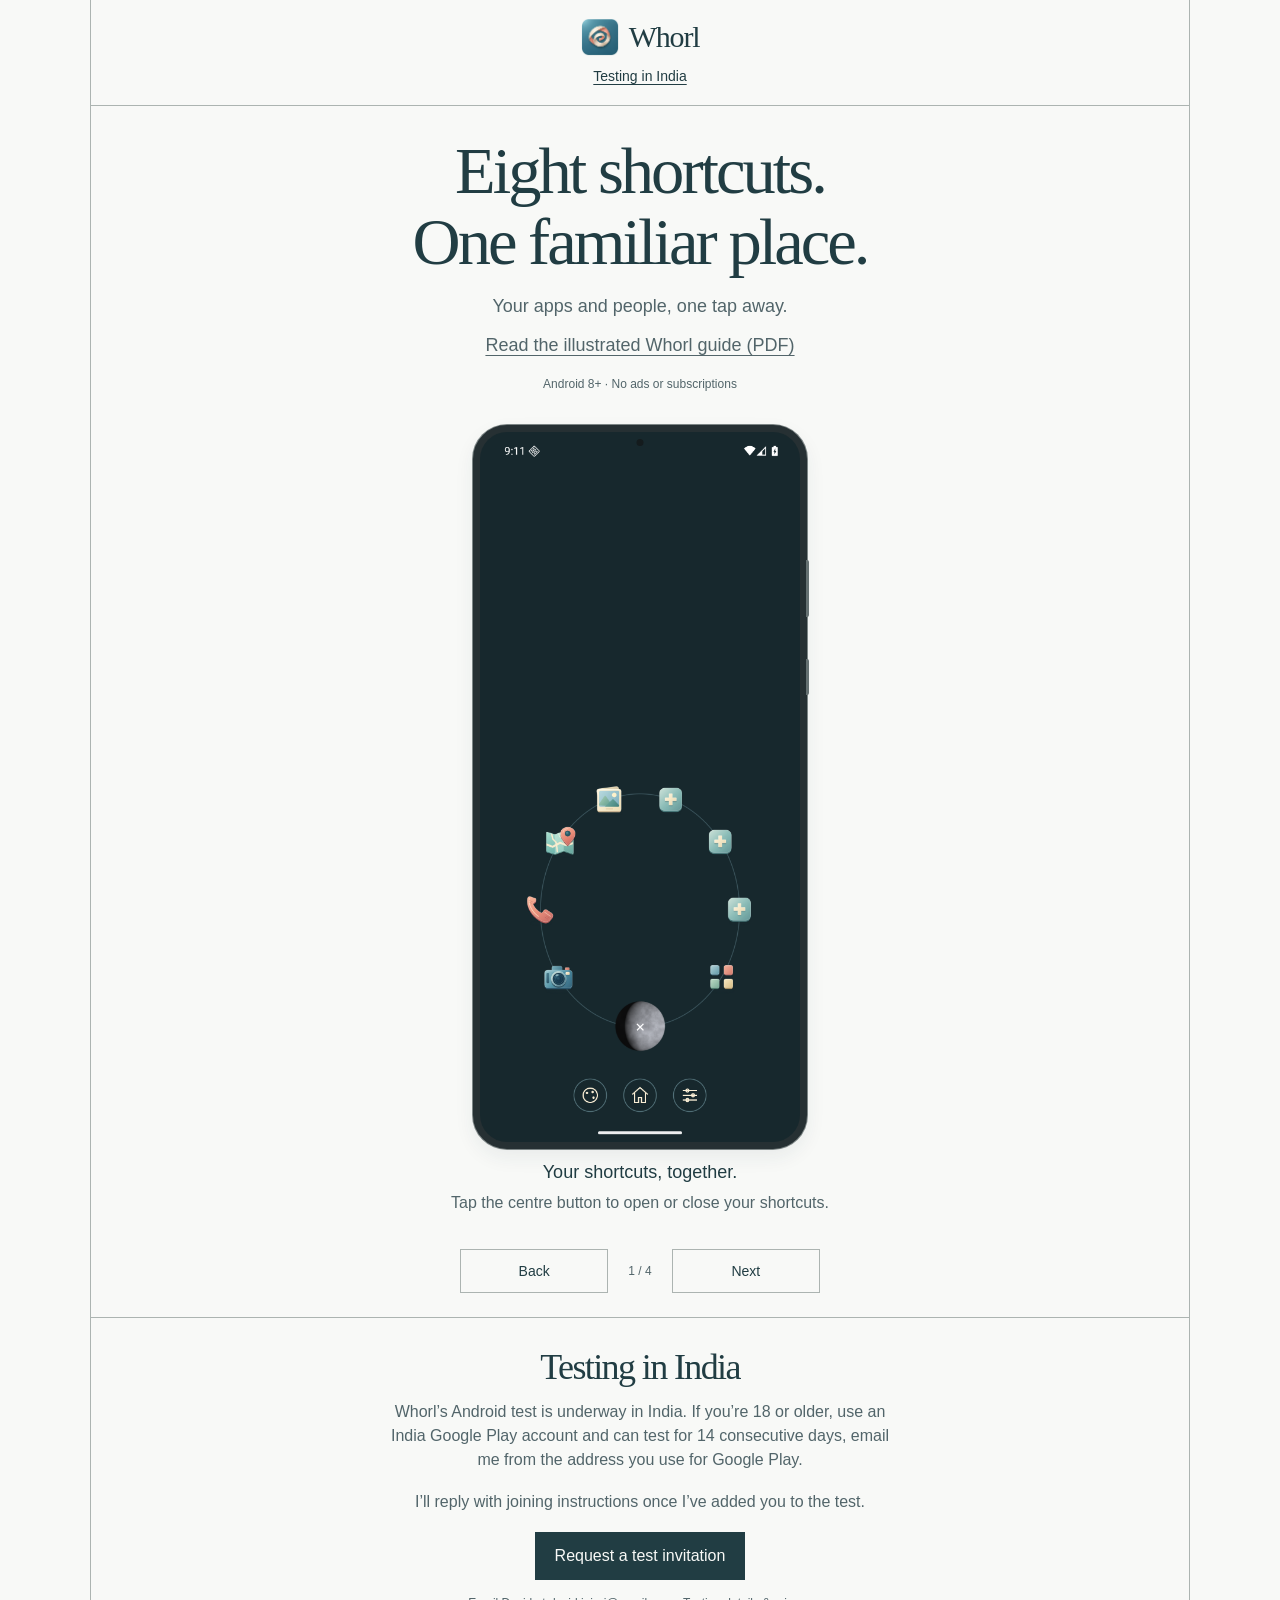
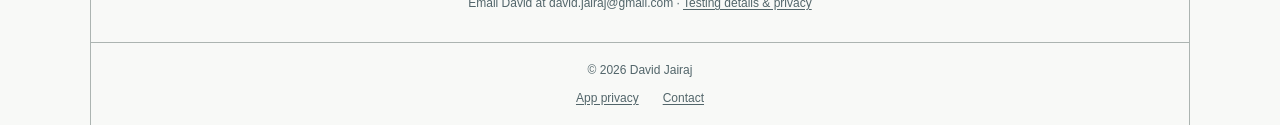
<file: docs/index.html>
<!doctype html>
<html lang="en">
<head>
  <meta charset="utf-8">
  <meta name="viewport" content="width=device-width, initial-scale=1">
  <meta name="description" content="Whorl for Android. Eight shortcuts around one button. The Android closed test is underway in India.">
  <meta name="theme-color" content="#f8f9f7">
  <title>Whorl — Eight shortcuts. One familiar place.</title>
  <link rel="icon" href="./logo.png" type="image/png">
  <link rel="stylesheet" href="./style.css?v=4">
  <script src="./app.js?v=4" defer></script>
</head>
<body>
  <a class="skip-link" href="#main">Skip to content</a>
  <div class="shell">
    <header class="page-header">
      <a class="brand" href="./" aria-label="Whorl home"><img src="./logo.png" alt="" width="40" height="40"><span>Whorl</span></a>
      <a href="#join">Testing in India</a>
    </header>
    <main id="main">
      <section class="hero" aria-labelledby="hero-title">
        <div class="hero-copy">
          <h1 id="hero-title">Eight shortcuts.<br>One familiar place.</h1>
          <p>Your apps and people, one tap away.</p>
          <p><a id="guide" href="./whorl-guide.pdf">Read the illustrated Whorl guide (PDF)</a></p>
          <span class="small">Android 8+ · No ads or subscriptions</span>
        </div>
        <section class="walkthrough" id="how-it-works" aria-labelledby="walkthrough-title">
          <h2 id="walkthrough-title" class="sr-only">Make it yours.</h2>
          <figure class="phone" aria-labelledby="slide-title">
            <div class="screen-wrap"><img id="slide-image" src="./assets/tutorial/open-moon.png" alt="Whorl’s Moon button with eight shortcuts arranged around it." width="1080" height="2400" fetchpriority="high"><span id="screen-callout" class="screen-callout" hidden aria-hidden="true"></span></div>
          </figure>
          <div class="slide-copy" aria-live="polite" aria-atomic="true">
            <h3 id="slide-title">Your shortcuts, together.</h3>
            <p id="slide-description">Tap the centre button to open or close your shortcuts.</p>
          </div>
          <div class="slide-controls" aria-label="Slideshow controls">
            <button type="button" id="previous-slide" aria-label="Previous slide" disabled>Back</button>
            <span id="slide-position" aria-label="Slide">1 / 4</span>
            <button type="button" id="next-slide" aria-label="Next slide" disabled>Next</button>
          </div>
          <noscript><p class="small">Enable JavaScript to view the full walkthrough.</p></noscript>
        </section>
      </section>
      <section class="signup" id="join" aria-labelledby="signup-title">
        <div class="signup-inner">
          <h2 id="signup-title">Testing in India</h2>
          <p class="signup-intro">Whorl’s Android test is underway in India. If you’re 18 or older, use an India Google Play account and can test for 14 consecutive days, email me from the address you use for Google Play.</p>
          <p class="signup-intro">I’ll reply with joining instructions once I’ve added you to the test.</p>
          <a class="invite-link" href="mailto:david.jairaj@gmail.com?subject=Whorl%20test%20invitation">Request a test invitation</a>
          <p class="privacy-note">Email David at david.jairaj@gmail.com · <a href="./testing-privacy.html">Testing details &amp; privacy</a></p>
        </div>
      </section>
    </main>
    <footer class="page-footer"><span>© 2026 David Jairaj</span><div><a href="./privacy.html">App privacy</a><a href="mailto:david.jairaj@gmail.com">Contact</a></div></footer>
  </div>
</body>
</html>
</file>
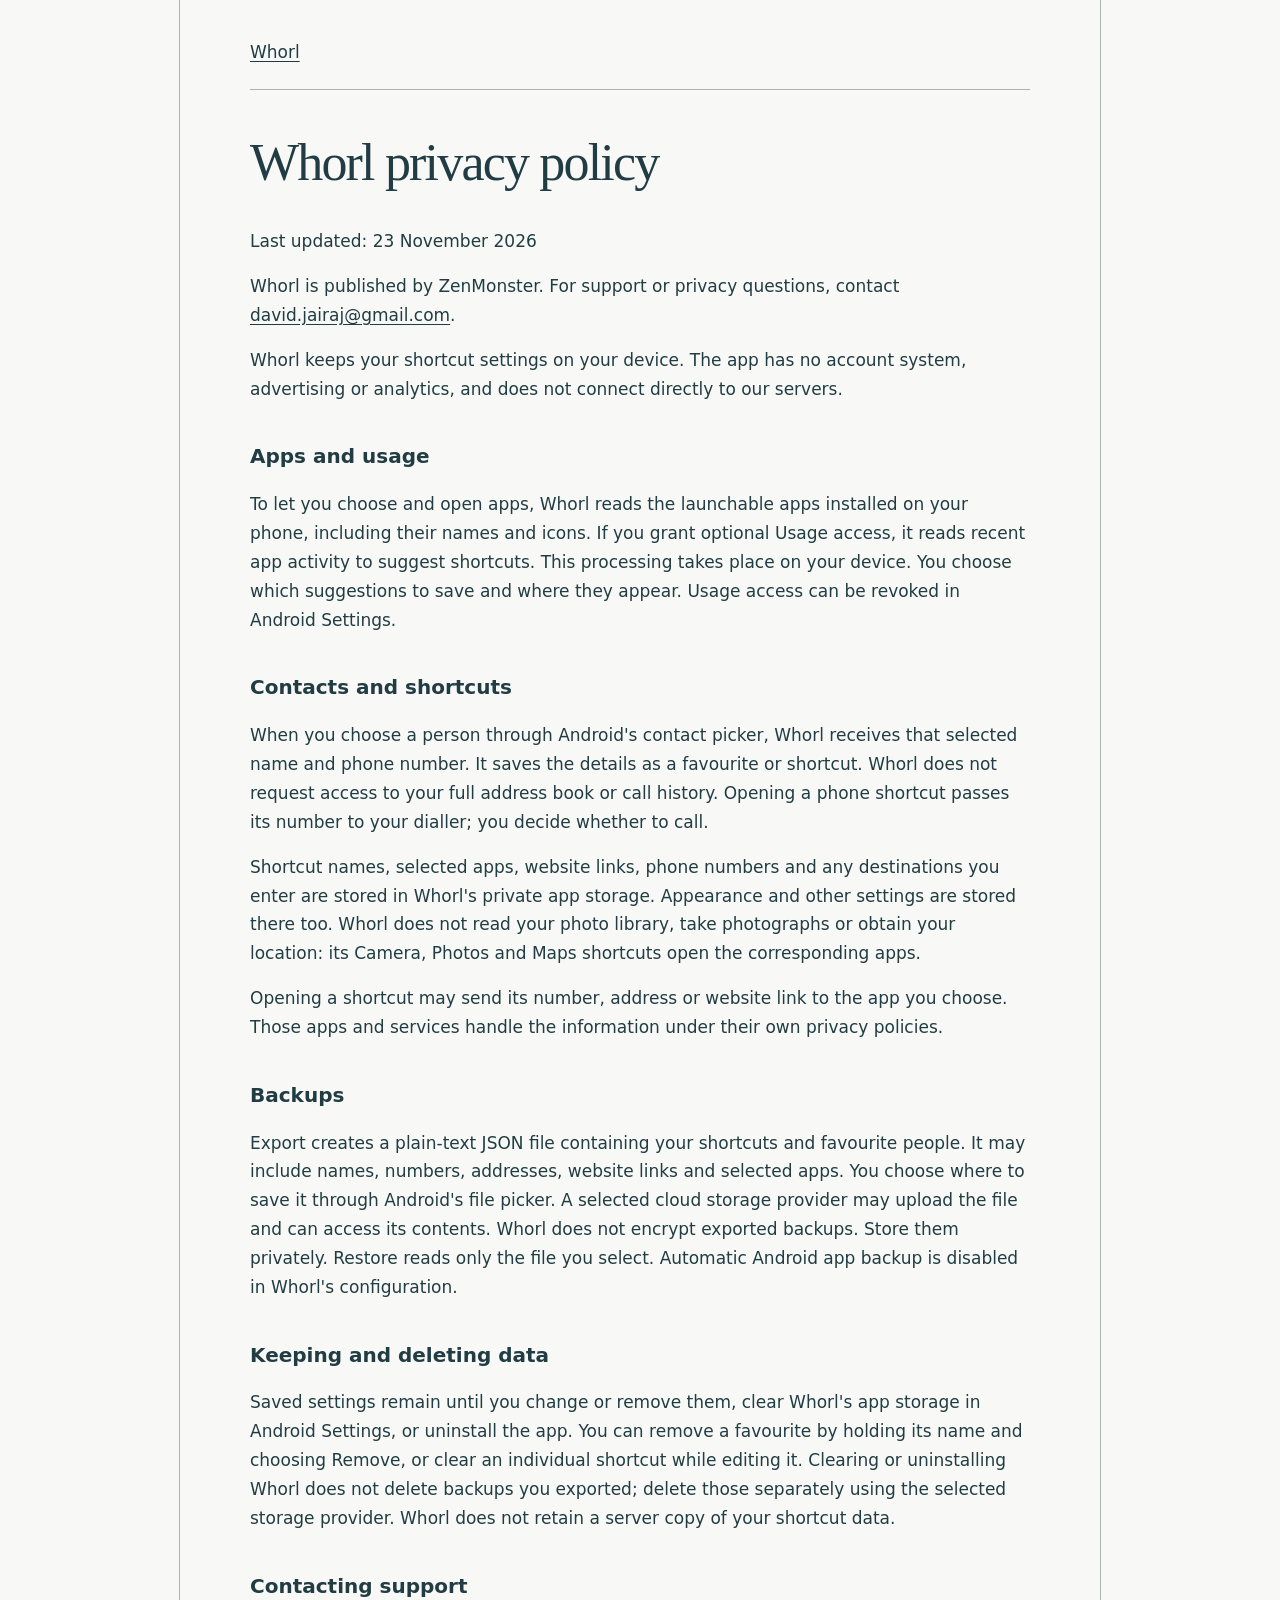
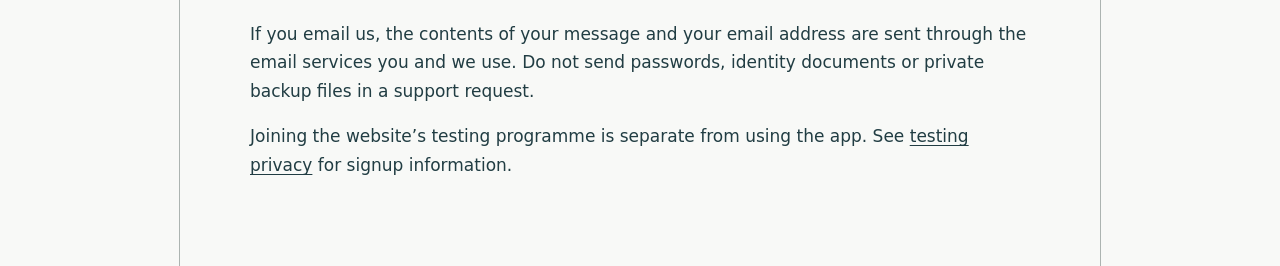
<file: docs/privacy.html>
<!doctype html>
<html lang="en"><head><meta charset="utf-8"><meta name="viewport" content="width=device-width,initial-scale=1"><meta name="robots" content="noindex"><title>App privacy · Whorl</title><link rel="icon" href="./logo.png"><style>body{margin:0;background:#f8f9f7;color:#213d43;font:17px/1.7 system-ui,sans-serif}main{max-width:780px;margin:0 auto;padding:38px clamp(22px,6vw,70px) 70px;border-inline:1px solid #acb4b1;min-height:100vh}nav{border-bottom:1px solid #acb4b1;padding-bottom:22px;margin-bottom:44px}a{color:inherit;text-underline-offset:.2em}h1{font:400 clamp(34px,6vw,52px)/1.12 Georgia,serif;letter-spacing:-.035em}h2{font-size:20px;margin-top:36px}p{margin:16px 0}small{font-size:14px}a:focus-visible{outline:3px solid #b85843;outline-offset:4px}.notice{padding:18px;border-block:1px solid #acb4b1}</style></head><body><main><nav><a href="./">Whorl</a></nav>
<h1>Whorl privacy policy</h1><p>Last updated: 23 November 2026</p>
<p>Whorl is published by ZenMonster. For support or privacy questions, contact <a href="mailto:david.jairaj@gmail.com">david.jairaj@gmail.com</a>.</p>
<p>Whorl keeps your shortcut settings on your device. The app has no account system, advertising or analytics, and does not connect directly to our servers.</p>
<h2>Apps and usage</h2><p>To let you choose and open apps, Whorl reads the launchable apps installed on your phone, including their names and icons. If you grant optional Usage access, it reads recent app activity to suggest shortcuts. This processing takes place on your device. You choose which suggestions to save and where they appear. Usage access can be revoked in Android Settings.</p>
<h2>Contacts and shortcuts</h2><p>When you choose a person through Android&#x27;s contact picker, Whorl receives that selected name and phone number. It saves the details as a favourite or shortcut. Whorl does not request access to your full address book or call history. Opening a phone shortcut passes its number to your dialler; you decide whether to call.</p>
<p>Shortcut names, selected apps, website links, phone numbers and any destinations you enter are stored in Whorl&#x27;s private app storage. Appearance and other settings are stored there too. Whorl does not read your photo library, take photographs or obtain your location: its Camera, Photos and Maps shortcuts open the corresponding apps.</p>
<p>Opening a shortcut may send its number, address or website link to the app you choose. Those apps and services handle the information under their own privacy policies.</p>
<h2>Backups</h2><p>Export creates a plain-text JSON file containing your shortcuts and favourite people. It may include names, numbers, addresses, website links and selected apps. You choose where to save it through Android&#x27;s file picker. A selected cloud storage provider may upload the file and can access its contents. Whorl does not encrypt exported backups. Store them privately. Restore reads only the file you select. Automatic Android app backup is disabled in Whorl&#x27;s configuration.</p>
<h2>Keeping and deleting data</h2><p>Saved settings remain until you change or remove them, clear Whorl&#x27;s app storage in Android Settings, or uninstall the app. You can remove a favourite by holding its name and choosing Remove, or clear an individual shortcut while editing it. Clearing or uninstalling Whorl does not delete backups you exported; delete those separately using the selected storage provider. Whorl does not retain a server copy of your shortcut data.</p>
<h2>Contacting support</h2><p>If you email us, the contents of your message and your email address are sent through the email services you and we use. Do not send passwords, identity documents or private backup files in a support request.</p>

<p>Joining the website’s testing programme is separate from using the app. See <a href="./testing-privacy.html">testing privacy</a> for signup information.</p></main></body></html>
</file>
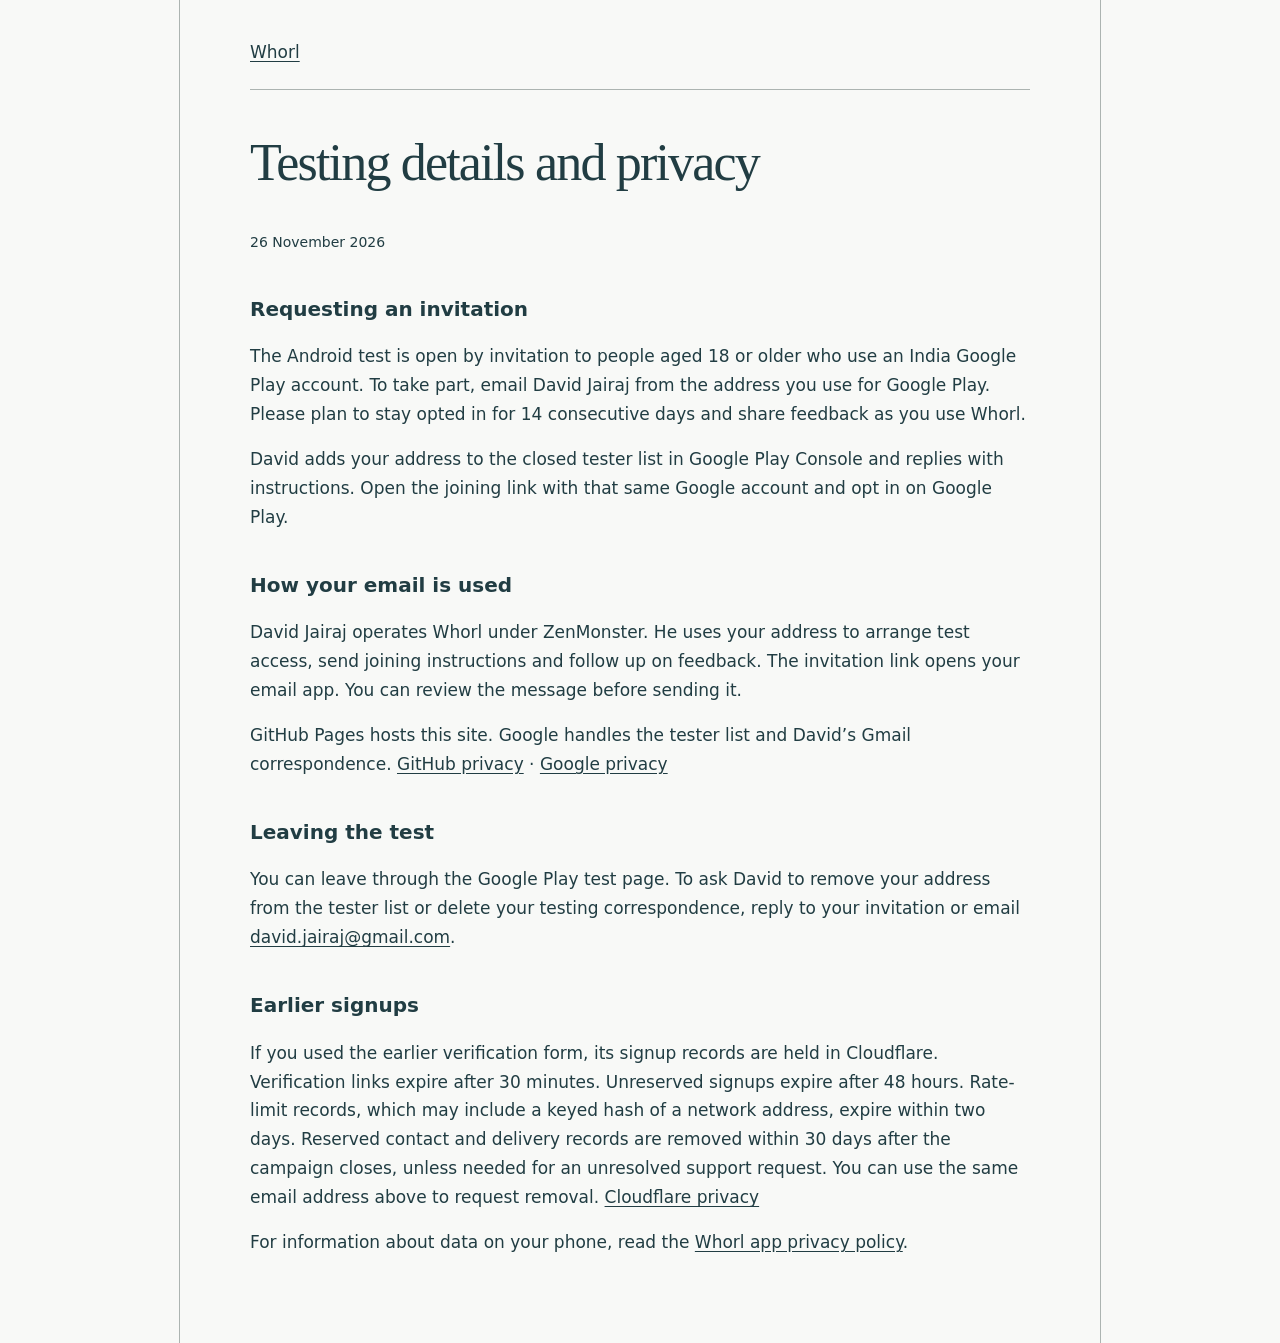
<file: docs/testing-privacy.html>
<!doctype html>
<html lang="en"><head><meta charset="utf-8"><meta name="viewport" content="width=device-width,initial-scale=1"><meta name="robots" content="noindex"><title>Testing privacy · Whorl</title><link rel="icon" href="./logo.png"><style>body{margin:0;background:#f8f9f7;color:#213d43;font:17px/1.7 system-ui,sans-serif}main{max-width:780px;margin:0 auto;padding:38px clamp(22px,6vw,70px) 70px;border-inline:1px solid #acb4b1;min-height:100vh}nav{border-bottom:1px solid #acb4b1;padding-bottom:22px;margin-bottom:44px}a{color:inherit;text-underline-offset:.2em}h1{font:400 clamp(34px,6vw,52px)/1.12 Georgia,serif;letter-spacing:-.035em}h2{font-size:20px;margin-top:36px}p{margin:16px 0}small{font-size:14px}a:focus-visible{outline:3px solid #b85843;outline-offset:4px}.notice{padding:18px;border-block:1px solid #acb4b1}</style></head><body><main><nav><a href="./">Whorl</a></nav><h1>Testing details and privacy</h1><p><small>26 November 2026</small></p>
<h2>Requesting an invitation</h2>
<p>The Android test is open by invitation to people aged 18 or older who use an India Google Play account. To take part, email David Jairaj from the address you use for Google Play. Please plan to stay opted in for 14 consecutive days and share feedback as you use Whorl.</p>
<p>David adds your address to the closed tester list in Google Play Console and replies with instructions. Open the joining link with that same Google account and opt in on Google Play.</p>
<h2>How your email is used</h2>
<p>David Jairaj operates Whorl under ZenMonster. He uses your address to arrange test access, send joining instructions and follow up on feedback. The invitation link opens your email app. You can review the message before sending it.</p>
<p>GitHub Pages hosts this site. Google handles the tester list and David’s Gmail correspondence. <a href="https://docs.github.com/en/site-policy/privacy-policies/github-general-privacy-statement">GitHub privacy</a> · <a href="https://policies.google.com/privacy">Google privacy</a></p>
<h2>Leaving the test</h2>
<p>You can leave through the Google Play test page. To ask David to remove your address from the tester list or delete your testing correspondence, reply to your invitation or email <a href="mailto:david.jairaj@gmail.com">david.jairaj@gmail.com</a>.</p>
<h2>Earlier signups</h2>
<p>If you used the earlier verification form, its signup records are held in Cloudflare. Verification links expire after 30 minutes. Unreserved signups expire after 48 hours. Rate-limit records, which may include a keyed hash of a network address, expire within two days. Reserved contact and delivery records are removed within 30 days after the campaign closes, unless needed for an unresolved support request. You can use the same email address above to request removal. <a href="https://www.cloudflare.com/privacypolicy/">Cloudflare privacy</a></p>
<p>For information about data on your phone, read the <a href="./privacy.html">Whorl app privacy policy</a>.</p></main></body></html>
</file>
<file: docs/style.css>
:root{color-scheme:light;--paper:#f8f9f7;--ink:#213d43;--muted:#52656a;--line:#acb4b1;--accent:#b85843;font:100%/1.5 -apple-system,BlinkMacSystemFont,"Segoe UI",sans-serif}
*{box-sizing:border-box}html{scroll-behavior:smooth;scroll-padding-top:0}body{margin:0;background:var(--paper);color:var(--ink)}a{color:inherit;text-underline-offset:.2em}button,input{font:inherit}button{cursor:pointer;color:inherit}button:disabled{cursor:default}a:focus-visible,button:focus-visible,input:focus-visible{outline:3px solid var(--accent);outline-offset:4px}.sr-only,.quiet-field{position:absolute;width:1px;height:1px;padding:0;margin:-1px;overflow:hidden;clip-path:inset(50%);white-space:nowrap}.skip-link{position:absolute;top:8px;left:8px;z-index:10;padding:10px;background:var(--paper);transform:translateY(-160%)}.skip-link:focus{transform:none}.shell{max-width:1240px;margin:0 clamp(12px,3.5vw,48px);border-inline:1px solid var(--line)}.page-header{min-height:76px;padding:16px 28px;display:flex;align-items:center;justify-content:space-between;gap:20px;border-bottom:1px solid var(--line)}.brand{display:flex;align-items:center;gap:10px;text-decoration:none;font:30px/1 Georgia,serif;letter-spacing:-.04em}.brand img{width:38px;height:38px}.page-header>a:last-child{font-size:14px}.hero{border-bottom:1px solid var(--line)}.hero-copy{padding:32px;align-self:center;min-width:0}h1,h2{font-family:Georgia,"Times New Roman",serif;font-weight:400;letter-spacing:-.045em}h1{font-size:clamp(42px,4.6vw,65px);line-height:1.06;margin:0 0 22px}.hero-copy>p{font-size:18px;color:var(--muted);margin:0 0 18px;max-width:26ch}.small{font-size:12px;color:var(--muted)}.walkthrough{border-left:1px solid var(--line);padding:24px;display:flex;flex-direction:column;align-items:center;gap:14px;min-width:0;scroll-margin-top:0}.walkthrough h2{font-size:30px;line-height:1.1;margin:0}.phone{position:relative;margin:0;border:6px solid #263033;border-radius:26px;background:#263033;box-shadow:0 0 0 1px #7c8585;width:158px;flex-shrink:0}.phone:before,.phone:after{content:"";position:absolute;right:-9px;width:3px;background:#657071;border-radius:0 2px 2px 0}.phone:before{top:59px;height:35px}.phone:after{top:110px;height:22px}.screen-wrap{position:relative;width:100%;aspect-ratio:1080/2400;border-radius:20px;overflow:hidden}.screen-wrap img{display:block;width:100%;height:100%;object-fit:contain}.screen-callout{position:absolute;border:2px solid #edb6a2;width:23%;aspect-ratio:1;pointer-events:none;transform:translate(-50%,-50%);border-radius:50%;box-shadow:0 0 0 2px #17282d}.screen-callout[hidden]{display:none}.screen-callout[data-target=shortcut]{left:24%;top:77%}.screen-callout[data-target=home]{left:50%;top:93.5%;width:15%}.slide-copy{width:100%;max-width:340px;min-height:104px;text-align:center}h3{font-size:18px;line-height:1.3;font-weight:500;margin:0 0 7px}.slide-copy p{font-size:16px;line-height:1.45;color:var(--muted);margin:0}.slide-controls{width:100%;max-width:340px;display:grid;grid-template-columns:1fr auto 1fr;align-items:center;gap:20px}.slide-controls button{min-height:44px;padding:8px 16px;background:transparent;border:1px solid var(--line);font-size:14px}.slide-controls button:hover:not(:disabled){background:#e8eeeb}.slide-controls span{font-size:12px;color:var(--muted);font-variant-numeric:tabular-nums}.signup{padding:32px 24px;border-bottom:1px solid var(--line)}.signup-inner{max-width:620px;margin:auto}.signup h2{font-size:36px;line-height:1.1;margin:0 0 12px}.signup-intro{font-size:16px;color:var(--muted);margin:0 0 18px;max-width:56ch}.invite-link{display:inline-block;padding:12px 20px;background:var(--ink);color:var(--paper);text-decoration:none}.invite-link:hover{text-decoration:underline}.privacy-note{font-size:12px;margin:14px 0 0;color:var(--muted)}.page-footer{display:flex;justify-content:space-between;gap:16px;padding:18px 28px;font-size:12px;color:var(--muted)}.page-footer>div{display:flex;gap:24px}

/* One centered flow at every width. The phone grows with usable screen height. */
.shell{max-width:1100px;margin-inline:auto;width:calc(100% - 40px)}
.page-header{justify-content:center;flex-direction:column;gap:10px;padding:18px}
.hero{display:block}
.hero-copy{text-align:center;padding:30px 20px 18px;max-width:800px;margin:auto}
h1{font-size:clamp(40px,5.2vw,70px);margin-bottom:16px}
.hero-copy>p{max-width:none;margin:0 0 12px}
.walkthrough{border-left:0;padding:12px 20px 24px;gap:12px}
.phone{--screen-height:clamp(560px,calc(100svh - 190px),720px);width:calc(var(--screen-height) * .45 + 14px);max-width:calc(100% - 12px);border-width:7px;border-radius:34px;box-shadow:0 0 0 1px #7c8585,0 8px 20px #213d4312}
.screen-wrap{border-radius:27px}
.screen-wrap:before{content:"";position:absolute;z-index:1;top:7px;left:50%;transform:translateX(-50%);width:7px;height:7px;border-radius:50%;background:#141b1d}
.phone:before{top:18%;height:8%}.phone:after{top:32%;height:5%}
.slide-copy{max-width:420px;min-height:76px}
.slide-controls{max-width:360px}
.signup{text-align:center;padding:30px 20px}
.signup-inner{max-width:560px}
.signup-intro{margin:0 auto 18px}
.page-footer{flex-direction:column;align-items:center;text-align:center;gap:10px;padding:18px}
@media(max-width:760px){
 .shell{width:calc(100% - 24px)}
 .hero-copy{padding:24px 16px 12px}
 .hero-copy>p{font-size:16px}
 .page-header{padding:14px;gap:8px}
 .brand{font-size:27px}.brand img{width:34px;height:34px}
 .walkthrough{padding:12px 14px 18px;gap:10px}
 .phone{--screen-height:clamp(190px,calc(100svh - 205px),640px);border-radius:28px}
 .screen-wrap{border-radius:21px}
 .slide-copy{min-height:92px}
 .signup{padding:26px 16px}
 .signup h2{font-size:31px}
 .slide-controls{gap:16px}
}
@media(max-width:360px){
 .shell{width:calc(100% - 20px)}
 h1{font-size:39px}
 .hero-copy{padding-inline:12px}
 .slide-copy{min-height:92px}
}
@media(prefers-reduced-motion:reduce){html{scroll-behavior:auto}}
</file>
